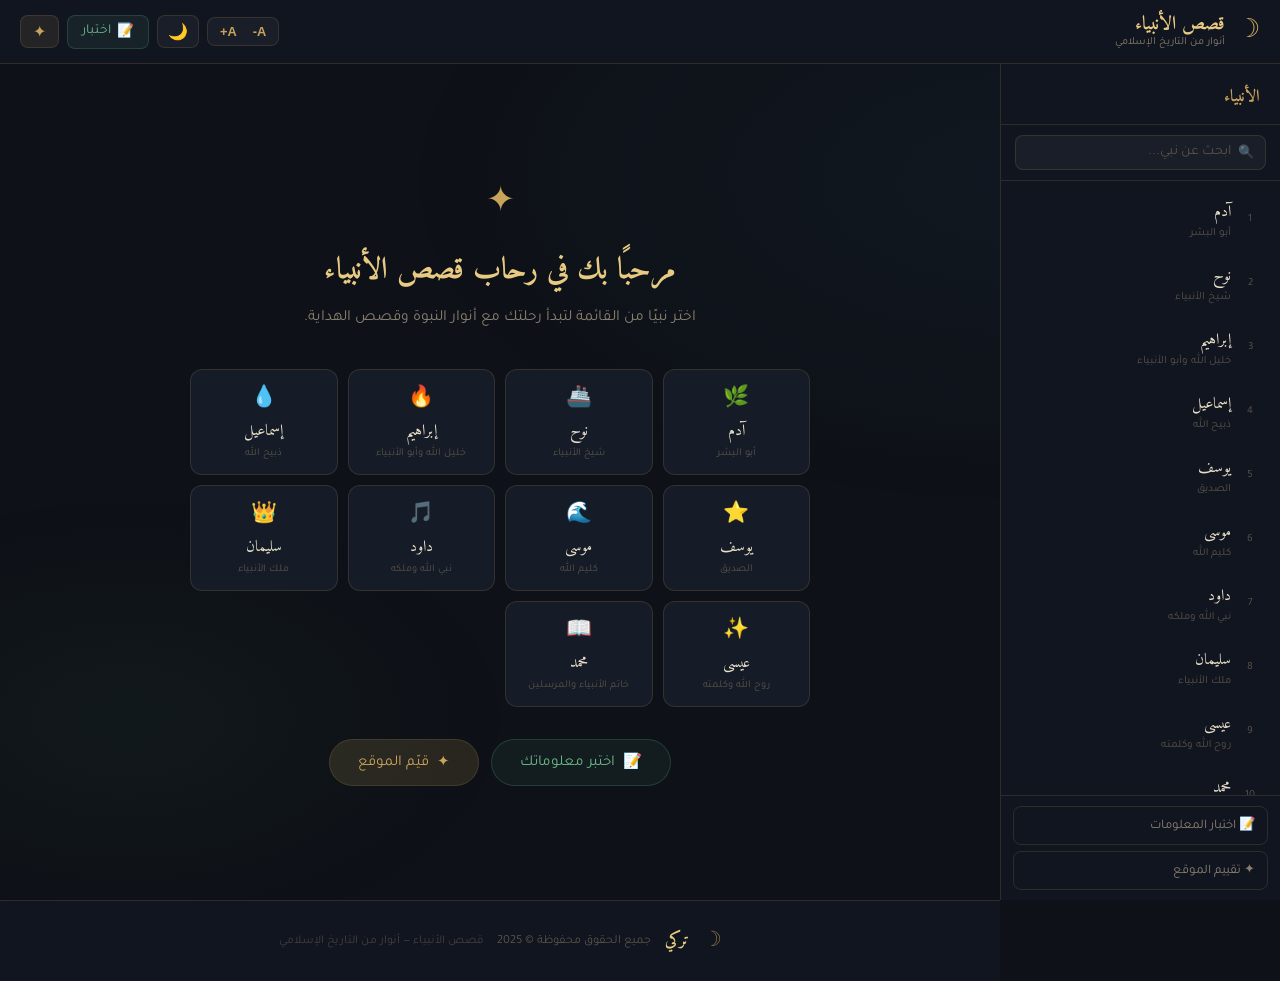
<file: index.html>
<!DOCTYPE html>
<html lang="ar" dir="rtl" data-theme="dark">
<head>
  <meta charset="UTF-8" />
  <meta name="viewport" content="width=device-width, initial-scale=1.0"/>
  <title>قصص الأنبياء</title>
  <link rel="stylesheet" href="style.css" />
  <link href="https://fonts.googleapis.com/css2?family=Amiri:wght@400;700&family=Tajawal:wght@300;400;500;700&display=swap" rel="stylesheet"/>

  <!-- Google Analytics -->
  <script async src="https://www.googletagmanager.com/gtag/js?id=G-T61V9R4XPW"></script>
  <script>
    window.dataLayer = window.dataLayer || [];
    function gtag(){dataLayer.push(arguments);}
    gtag('js', new Date());
    gtag('config', 'G-T61V9R4XPW');
  </script>
</head>
<body>

  <!-- ===== HEADER ===== -->
  <header class="site-header">
    <div class="header-inner">
      <div class="logo">
        <span class="logo-icon">☽</span>
        <div class="logo-text">
          <span class="logo-title">قصص الأنبياء</span>
          <span class="logo-sub">أنوار من التاريخ الإسلامي</span>
        </div>
      </div>
      <div class="header-controls">
        <div class="font-controls" title="حجم الخط">
          <button class="ctrl-btn" id="fontDecBtn">A-</button>
          <button class="ctrl-btn" id="fontIncBtn">A+</button>
        </div>
        <button class="theme-btn" id="themeBtn" aria-label="تغيير الثيم">
          <span class="theme-icon" id="themeIcon">🌙</span>
        </button>
        <button class="quiz-launch-btn" id="quizLaunchBtn">
          <span>📝</span><span class="quiz-btn-label">اختبار</span>
        </button>
        <button class="rating-launch-btn" id="ratingLaunchBtn">✦</button>
        <button class="hamburger" id="hamburgerBtn" aria-label="القائمة">
          <span></span><span></span><span></span>
        </button>
      </div>
    </div>
  </header>

  <div class="progress-bar" id="progressBar"></div>

  <div class="app-layout">
    <div class="sidebar-overlay" id="sidebarOverlay"></div>

    <aside class="sidebar" id="sidebar">
      <div class="sidebar-header"><h2>الأنبياء</h2></div>
      <div class="search-wrap">
        <span class="search-icon">🔍</span>
        <input type="text" id="searchInput" placeholder="ابحث عن نبي..." autocomplete="off"/>
        <button class="clear-btn" id="clearSearch">×</button>
      </div>
      <nav class="prophet-list" id="prophetList"></nav>
      <div class="no-results" id="noResults">لا توجد نتائج</div>
      <div class="sidebar-bottom">
        <button class="sb-link" id="sbQuizBtn">📝 اختبار المعلومات</button>
        <button class="sb-link" id="sbRatingBtn">✦ تقييم الموقع</button>
      </div>
    </aside>

    <main class="main-content" id="mainContent">

      <!-- WELCOME -->
      <div class="welcome-screen" id="welcomeScreen">
        <div class="welcome-ornament">✦</div>
        <h1>مرحبًا بك في رحاب قصص الأنبياء</h1>
        <p>اختر نبيًا من القائمة لتبدأ رحلتك مع أنوار النبوة وقصص الهداية.</p>
        <div class="welcome-grid" id="welcomeGrid"></div>
        <div class="welcome-actions">
          <button class="welcome-action-btn quiz-color" id="welcomeQuizBtn">
            <span>📝</span> اختبر معلوماتك
          </button>
          <button class="welcome-action-btn rating-color" id="welcomeRatingBtn">
            <span>✦</span> قيّم الموقع
          </button>
        </div>
      </div>

      <!-- STORY PANEL -->
      <article class="story-panel" id="storyPanel">
        <button class="back-btn" id="backBtn">
          <span class="back-arrow">→</span><span>العودة للرئيسية</span>
        </button>
        <div class="story-hero">
          <div class="story-meta">
            <span class="story-location" id="storyLocation"></span>
            <span class="story-era" id="storyEra"></span>
          </div>
          <h1 class="story-name" id="storyName"></h1>
          <p class="story-title-badge" id="storyTitle"></p>
        </div>
        <div class="story-divider"><span>✦</span></div>
        <div class="story-body" id="storyBody"></div>
        <div class="lessons-section" id="lessonsSection">
          <div class="lessons-header">
            <span class="lessons-icon">🌿</span>
            <h2>الحكم والدروس المستفادة</h2>
          </div>
          <ul class="lessons-list" id="lessonsList"></ul>
        </div>
        <div class="story-nav">
          <button class="nav-btn" id="prevBtn"><span>→</span><span>السابق</span></button>
          <button class="nav-btn" id="nextBtn"><span>التالي</span><span>←</span></button>
        </div>
        <div class="end-block" id="endBlock">
          <div class="end-ornament">✦ &nbsp; ✦ &nbsp; ✦</div>
          <p class="end-label">وصلتَ إلى نهاية القصة</p>
          <button class="end-top-btn" id="endTopBtn"><span>↑</span> العودة إلى أعلى القصة</button>
        </div>
      </article>

      <!-- QUIZ PANEL -->
      <section class="quiz-panel" id="quizPanel">
        <button class="back-btn" id="quizBackBtn">
          <span class="back-arrow">→</span><span>العودة للرئيسية</span>
        </button>
        <div class="quiz-header">
          <div class="quiz-icon-big">📝</div>
          <h1>اختبار قصص الأنبياء</h1>
          <p>اختبر معلوماتك في القصص والحكم والمواعظ</p>
        </div>

        <!-- Intro -->
        <div class="quiz-intro" id="quizIntro">
          <div class="quiz-info-cards">
            <div class="qi-card"><span class="qi-icon">❓</span><span class="qi-val" id="qTotalCount">15</span><span class="qi-lbl">سؤال</span></div>
            <div class="qi-card"><span class="qi-icon">🏆</span><span class="qi-val">100</span><span class="qi-lbl">نقطة</span></div>
            <div class="qi-card"><span class="qi-icon">📚</span><span class="qi-val">10</span><span class="qi-lbl">أنبياء</span></div>
          </div>
          <div class="quiz-cat-select">
            <p>اختر الفئة:</p>
            <div class="cat-btns" id="catBtns">
              <button class="cat-btn active" data-cat="all">🌟 الكل</button>
              <button class="cat-btn" data-cat="stories">📖 القصص</button>
              <button class="cat-btn" data-cat="lessons">🌿 الحكم</button>
              <button class="cat-btn" data-cat="facts">💡 معلومات عامة</button>
            </div>
          </div>
          <button class="start-quiz-btn" id="startQuizBtn">
            <span>ابدأ الاختبار</span><span class="start-arrow">←</span>
          </button>
        </div>

        <!-- Game -->
        <div class="quiz-game" id="quizGame" style="display:none">
          <div class="quiz-top-bar">
            <div class="q-progress-wrap"><div class="q-progress-fill" id="qProgressFill"></div></div>
            <div class="qtb-row">
              <span class="q-counter"><span id="qCurrent">1</span>/<span id="qTotal">15</span></span>
              <span class="q-score-badge">🏆 <span id="qScore">0</span></span>
            </div>
          </div>
          <div class="quiz-question-wrap">
            <span class="q-category-tag" id="qCatTag"></span>
            <h2 class="q-text" id="qText"></h2>
            <div class="q-options" id="qOptions"></div>
            <div class="q-feedback" id="qFeedback"></div>
            <button class="q-next-btn" id="qNextBtn" style="display:none">التالي ←</button>
          </div>
        </div>

        <!-- Results -->
        <div class="quiz-result" id="quizResult" style="display:none">
          <div class="result-ring-wrap">
            <svg class="result-ring" viewBox="0 0 120 120">
              <circle class="rr-bg" cx="60" cy="60" r="50"/>
              <circle class="rr-fill" id="rrFill" cx="60" cy="60" r="50"/>
            </svg>
            <div class="result-pct-text"><span id="resultPct">0</span><small>%</small></div>
          </div>
          <h2 class="result-title" id="resultTitle"></h2>
          <p class="result-msg" id="resultMsg"></p>
          <div class="result-stats">
            <div class="rs correct"><span id="rsCorrect">0</span><label>صحيح ✓</label></div>
            <div class="rs wrong"><span id="rsWrong">0</span><label>خطأ ✗</label></div>
            <div class="rs total"><span id="rsTotal">0</span><label>الإجمالي</label></div>
          </div>
          <div class="result-actions">
            <button class="retry-btn" id="retryBtn">🔄 إعادة الاختبار</button>
            <button class="home-btn" id="quizHomeBtn">🏠 الرئيسية</button>
          </div>
        </div>
      </section>

      <footer class="site-footer" id="siteFooter">
        <div class="footer-inner">
          <span class="footer-moon">☽</span>
          <div class="footer-text">
            <span class="footer-name">تركي</span>
            <span class="footer-copy">جميع الحقوق محفوظة © 2025</span>
            <span class="footer-tagline">قصص الأنبياء — أنوار من التاريخ الإسلامي</span>
          </div>
        </div>
      </footer>

    </main>
  </div>

  <button class="scroll-top" id="scrollTopBtn">↑</button>

  <!-- ===== RATING MODAL ===== -->
  <div class="modal-backdrop" id="ratingBackdrop">
    <div class="rating-modal" id="ratingModal">
      <button class="modal-close" id="ratingClose">×</button>

      <!-- Step 1: Constellation Rating -->
      <div class="rm-step active" id="rmStep1">
        <div class="rm-header">
          <div class="rm-star-icon">✦</div>
          <h2>شاركنا تجربتك</h2>
          <p>رأيك يضيء طريقنا نحو الأفضل</p>
        </div>
        <p class="rm-label">كيف تقيّم تجربتك مع الموقع؟</p>
        <div class="star-row" id="starRow">
          <button class="s-star" data-val="1">★</button>
          <button class="s-star" data-val="2">★</button>
          <button class="s-star" data-val="3">★</button>
          <button class="s-star" data-val="4">★</button>
          <button class="s-star" data-val="5">★</button>
        </div>
        <div class="star-desc" id="starDesc">اضغط على نجمة لتقييم الموقع</div>
        <button class="rm-next-btn" id="rmNext1" disabled>التالي ←</button>
      </div>

      <!-- Step 2: Aspects -->
      <div class="rm-step" id="rmStep2">
        <p class="rm-label">✅ ما الذي أعجبك؟</p>
        <div class="aspect-grid" id="posAspects">
          <button class="asp-tile" data-val="design">🎨 التصميم</button>
          <button class="asp-tile" data-val="content">📖 المحتوى</button>
          <button class="asp-tile" data-val="speed">⚡ السرعة</button>
          <button class="asp-tile" data-val="quiz">📝 الاختبار</button>
          <button class="asp-tile" data-val="lessons">🌿 الحكم</button>
          <button class="asp-tile" data-val="nav">🧭 سهولة التنقل</button>
          <button class="asp-tile" data-val="mobile">📱 الجوال</button>
          <button class="asp-tile" data-val="fonts">🔤 الخطوط</button>
        </div>
        <p class="rm-label" style="margin-top:18px">🔧 ما الذي يحتاج تحسيناً؟</p>
        <div class="aspect-grid" id="negAspects">
          <button class="asp-tile neg" data-val="more_stories">📚 قصص أكثر</button>
          <button class="asp-tile neg" data-val="audio">🔊 إضافة صوت</button>
          <button class="asp-tile neg" data-val="more_quiz">❓ أسئلة أكثر</button>
          <button class="asp-tile neg" data-val="images">🖼️ إضافة صور</button>
          <button class="asp-tile neg" data-val="share">🔗 مشاركة</button>
          <button class="asp-tile neg" data-val="search">🔍 البحث</button>
        </div>
        <textarea class="rm-textarea" id="rmComment" placeholder="💬 أضف تعليقًا أو اقتراحًا..." rows="3"></textarea>
        <div class="rm-btn-row">
          <button class="rm-back-btn" id="rmBack2">→ رجوع</button>
          <button class="rm-submit-btn" id="rmSubmitBtn">إرسال التقييم ✦</button>
        </div>
      </div>

      <!-- Step 3: Thank you -->
      <div class="rm-step" id="rmStep3">
        <div class="thanks-wrap">
          <div class="thanks-stars" id="thanksStars"></div>
          <h2 class="thanks-title">شكراً جزيلاً! 🌙</h2>
          <p class="thanks-msg">تقييمك وصلنا وسيساعدنا كثيراً في تطوير الموقع</p>
          <div class="thanks-submitted" id="thanksSubmitted"></div>
          <button class="thanks-close-btn" id="thanksCloseBtn">إغلاق</button>
        </div>
      </div>

    </div>
  </div>

  <script src="app.js"></script>
</body>
</html>
</file>
<file: style.css>
/* =============================================
   VARIABLES — DARK THEME (default)
   ============================================= */
:root {
  --bg:          #0e1117;
  --bg-card:     #161c27;
  --bg-sidebar:  #111520;
  --border:      rgba(180,150,90,0.18);
  --gold:        #c8a45a;
  --gold-light:  #e8ca82;
  --gold-dim:    rgba(200,164,90,0.15);
  --text:        #e8dfc8;
  --text-muted:  #8a8070;
  --text-dim:    #5a5248;
  --green:       #4a8c6a;
  --green-light: #6ab88a;
  --radius:      12px;
  --sidebar-w:   280px;
  --header-h:    64px;
  --transition:  0.3s cubic-bezier(.4,0,.2,1);
  --font-body:   'Tajawal', sans-serif;
  --font-serif:  'Amiri', serif;
  --shadow:      0 8px 32px rgba(0,0,0,0.5);
  --story-fs:    1.15rem;
  --correct:     #4a8c6a;
  --wrong:       #a04040;
}

/* LIGHT THEME */
[data-theme="light"] {
  --bg:          #f5f0e8;
  --bg-card:     #ffffff;
  --bg-sidebar:  #ede8de;
  --border:      rgba(150,110,50,0.2);
  --gold:        #9a6e20;
  --gold-light:  #7a5010;
  --gold-dim:    rgba(150,110,50,0.12);
  --text:        #2a200e;
  --text-muted:  #6a5840;
  --text-dim:    #9a8870;
  --green:       #2d6b4a;
  --green-light: #1e5038;
  --shadow:      0 8px 32px rgba(0,0,0,0.12);
}

/* =============================================
   RESET
   ============================================= */
*, *::before, *::after { box-sizing: border-box; margin: 0; padding: 0; }
html { scroll-behavior: smooth; }
body {
  font-family: var(--font-body);
  background: var(--bg);
  color: var(--text);
  min-height: 100vh;
  overflow-x: hidden;
  transition: background 0.4s ease, color 0.4s ease;
}
::-webkit-scrollbar { width: 5px; }
::-webkit-scrollbar-track { background: var(--bg); }
::-webkit-scrollbar-thumb { background: var(--border); border-radius: 3px; }

/* =============================================
   BACKGROUND GRADIENT
   ============================================= */
body::before {
  content: '';
  position: fixed; inset: 0;
  background:
    radial-gradient(ellipse 80% 60% at 80% 20%, rgba(42,74,106,0.12) 0%, transparent 60%),
    radial-gradient(ellipse 60% 50% at 10% 80%, rgba(74,140,106,0.06) 0%, transparent 50%);
  pointer-events: none; z-index: 0;
}
[data-theme="light"] body::before {
  background:
    radial-gradient(ellipse 80% 60% at 80% 20%, rgba(200,164,90,0.06) 0%, transparent 60%),
    radial-gradient(ellipse 60% 50% at 10% 80%, rgba(74,140,106,0.04) 0%, transparent 50%);
}
body > * { position: relative; z-index: 1; }

/* =============================================
   HEADER
   ============================================= */
.site-header {
  position: fixed; top:0; left:0; right:0;
  height: var(--header-h);
  background: var(--bg-sidebar);
  border-bottom: 1px solid var(--border);
  z-index: 100;
  backdrop-filter: blur(12px);
  transition: background 0.4s ease;
}
.header-inner {
  display: flex; align-items: center; justify-content: space-between;
  height: 100%; padding: 0 20px;
  max-width: 1400px; margin: 0 auto;
}
.logo { display: flex; align-items: center; gap: 12px; }
.logo-icon {
  font-size: 26px; color: var(--gold);
  animation: moonGlow 4s ease-in-out infinite;
}
@keyframes moonGlow {
  0%,100% { filter: drop-shadow(0 0 6px rgba(200,164,90,0.4)); }
  50%      { filter: drop-shadow(0 0 14px rgba(200,164,90,0.8)); }
}
.logo-text { display: flex; flex-direction: column; line-height: 1.2; }
.logo-title { font-family: var(--font-serif); font-size: 1.2rem; color: var(--gold-light); font-weight: 700; }
.logo-sub { font-size: 0.68rem; color: var(--text-muted); }

/* Header Controls */
.header-controls { display: flex; align-items: center; gap: 8px; }

.font-controls {
  display: flex; align-items: center; gap: 4px;
  background: rgba(255,255,255,0.04);
  border: 1px solid var(--border);
  border-radius: 8px; padding: 4px 6px;
}
.ctrl-btn {
  background: none; border: none; cursor: pointer;
  color: var(--gold); font-size: 0.8rem; font-weight: 700;
  padding: 2px 6px; border-radius: 5px;
  transition: background var(--transition);
}
.ctrl-btn:hover { background: var(--gold-dim); }

.theme-btn {
  background: rgba(255,255,255,0.04);
  border: 1px solid var(--border);
  border-radius: 8px; padding: 6px 10px;
  cursor: pointer; font-size: 1rem;
  transition: background var(--transition), transform var(--transition);
}
.theme-btn:hover { background: var(--gold-dim); transform: rotate(20deg); }

.quiz-launch-btn {
  display: flex; align-items: center; gap: 6px;
  background: rgba(74,140,106,0.12);
  border: 1px solid rgba(74,140,106,0.3);
  border-radius: 8px; padding: 6px 14px;
  color: var(--green-light); font-family: var(--font-body);
  font-size: 0.85rem; cursor: pointer;
  transition: background var(--transition), border-color var(--transition);
}
.quiz-launch-btn:hover { background: rgba(74,140,106,0.22); border-color: var(--green-light); }
.quiz-btn-label { display: none; }
@media (min-width: 600px) { .quiz-btn-label { display: inline; } }

.rating-launch-btn {
  background: rgba(200,164,90,0.1);
  border: 1px solid var(--border);
  border-radius: 8px; padding: 6px 12px;
  color: var(--gold); font-size: 1rem; cursor: pointer;
  transition: background var(--transition), transform var(--transition);
  animation: pulse 3s ease-in-out infinite;
}
.rating-launch-btn:hover { background: var(--gold-dim); transform: scale(1.1); }
@keyframes pulse { 0%,100%{opacity:.7;} 50%{opacity:1;} }

.hamburger { display: none; flex-direction: column; gap: 5px; background: none; border: none; cursor: pointer; padding: 6px; }
.hamburger span { display: block; width: 22px; height: 2px; background: var(--gold); border-radius: 2px; transition: var(--transition); }

/* =============================================
   PROGRESS BAR
   ============================================= */
.progress-bar {
  position: fixed; top: var(--header-h); left: 0; right: 0;
  height: 3px; z-index: 200; width: 0%;
  background: linear-gradient(90deg, var(--gold), var(--green-light));
  opacity: 0; transition: width 0.15s ease, opacity 0.3s ease;
}
.progress-bar.active { opacity: 1; }

/* =============================================
   LAYOUT
   ============================================= */
.app-layout { display: flex; margin-top: var(--header-h); min-height: calc(100vh - var(--header-h)); }

/* =============================================
   SIDEBAR
   ============================================= */
.sidebar {
  width: var(--sidebar-w); min-width: var(--sidebar-w);
  background: var(--bg-sidebar);
  border-left: 1px solid var(--border);
  display: flex; flex-direction: column;
  position: sticky; top: var(--header-h);
  height: calc(100vh - var(--header-h));
  overflow: hidden; z-index: 90;
  transition: transform var(--transition), background 0.4s ease;
}
.sidebar-header { padding: 18px 20px 12px; border-bottom: 1px solid var(--border); }
.sidebar-header h2 { font-family: var(--font-serif); font-size: 1.05rem; color: var(--gold); }
.search-wrap { position: relative; padding: 10px 14px; border-bottom: 1px solid var(--border); }
.search-icon { position: absolute; right: 26px; top: 50%; transform: translateY(-50%); font-size: 13px; opacity: .5; }
#searchInput {
  width: 100%; background: rgba(255,255,255,0.04);
  border: 1px solid var(--border); border-radius: 8px;
  padding: 8px 34px 8px 32px; color: var(--text);
  font-family: var(--font-body); font-size: 0.88rem; outline: none;
  transition: border-color var(--transition), background var(--transition);
  text-align: right;
}
#searchInput:focus { border-color: var(--gold); background: rgba(200,164,90,0.04); }
#searchInput::placeholder { color: var(--text-dim); }
.clear-btn {
  position: absolute; left: 26px; top: 50%; transform: translateY(-50%);
  background: none; border: none; color: var(--text-muted);
  font-size: 17px; cursor: pointer; opacity: 0;
  transition: opacity var(--transition);
}
.clear-btn.visible { opacity: 1; }
.prophet-list { flex: 1; overflow-y: auto; padding: 6px 0; }
.prophet-item {
  display: flex; align-items: center; gap: 10px;
  padding: 11px 18px; cursor: pointer;
  border-right: 3px solid transparent;
  transition: background var(--transition), border-color var(--transition);
}
.prophet-item:hover { background: var(--gold-dim); }
.prophet-item.active { background: rgba(200,164,90,0.1); border-right-color: var(--gold); }
.prophet-number { font-size: 0.68rem; color: var(--text-dim); min-width: 18px; text-align: center; }
.prophet-info { display: flex; flex-direction: column; gap: 1px; }
.prophet-name { font-family: var(--font-serif); font-size: 0.98rem; color: var(--text); transition: color var(--transition); }
.prophet-item.active .prophet-name, .prophet-item:hover .prophet-name { color: var(--gold-light); }
.prophet-sub { font-size: 0.7rem; color: var(--text-dim); }
.no-results { display: none; padding: 20px; text-align: center; color: var(--text-dim); font-size: 0.83rem; }
.no-results.visible { display: block; }
.sidebar-bottom {
  padding: 10px 12px; border-top: 1px solid var(--border);
  display: flex; flex-direction: column; gap: 6px;
}
.sb-link {
  background: none; border: 1px solid var(--border); border-radius: 8px;
  padding: 9px 12px; color: var(--text-muted); font-family: var(--font-body);
  font-size: 0.82rem; cursor: pointer; text-align: right;
  transition: background var(--transition), color var(--transition);
}
.sb-link:hover { background: var(--gold-dim); color: var(--text); }
.sidebar-overlay { display: none; position: fixed; inset: 0; background: rgba(0,0,0,0.6); z-index: 80; backdrop-filter: blur(2px); }

/* =============================================
   MAIN CONTENT
   ============================================= */
.main-content {
  flex: 1; min-height: calc(100vh - var(--header-h));
  overflow-y: auto; position: relative;
}

/* =============================================
   WELCOME SCREEN
   ============================================= */
.welcome-screen {
  display: flex; flex-direction: column; align-items: center;
  justify-content: center; min-height: calc(100vh - var(--header-h));
  padding: 40px 32px; text-align: center;
  animation: fadeUp 0.6s ease both;
}
.welcome-ornament { font-size: 2.2rem; color: var(--gold); margin-bottom: 20px; animation: pulse 3s ease-in-out infinite; }
.welcome-screen h1 { font-family: var(--font-serif); font-size: clamp(1.3rem,3vw,1.9rem); color: var(--gold-light); margin-bottom: 12px; line-height: 1.5; }
.welcome-screen > p { font-size: 0.97rem; color: var(--text-muted); max-width: 440px; line-height: 1.8; margin-bottom: 36px; }
.welcome-grid {
  display: grid; grid-template-columns: repeat(auto-fill, minmax(130px,1fr));
  gap: 10px; width: 100%; max-width: 620px; margin-bottom: 32px;
}
.quick-card {
  background: var(--bg-card); border: 1px solid var(--border); border-radius: var(--radius);
  padding: 14px 10px; cursor: pointer; text-align: center;
  transition: background var(--transition), border-color var(--transition), transform var(--transition);
  animation: fadeUp 0.5s ease both;
}
.quick-card:hover { background: rgba(200,164,90,0.07); border-color: var(--gold); transform: translateY(-3px); }
.quick-card-icon { font-size: 1.3rem; margin-bottom: 5px; }
.quick-card-name { font-family: var(--font-serif); font-size: 0.98rem; color: var(--text); }
.quick-card-title { font-size: 0.66rem; color: var(--text-dim); margin-top: 2px; }
.welcome-actions { display: flex; gap: 12px; flex-wrap: wrap; justify-content: center; }
.welcome-action-btn {
  display: flex; align-items: center; gap: 8px;
  padding: 12px 28px; border-radius: 100px;
  font-family: var(--font-body); font-size: 0.95rem;
  cursor: pointer; border: 1px solid; transition: all var(--transition);
}
.quiz-color { background: rgba(74,140,106,0.1); border-color: rgba(74,140,106,0.3); color: var(--green-light); }
.quiz-color:hover { background: rgba(74,140,106,0.2); transform: translateY(-2px); }
.rating-color { background: var(--gold-dim); border-color: var(--border); color: var(--gold); }
.rating-color:hover { background: rgba(200,164,90,0.2); transform: translateY(-2px); }

@keyframes fadeUp { from{opacity:0;transform:translateY(18px);} to{opacity:1;transform:translateY(0);} }

/* =============================================
   STORY PANEL
   ============================================= */
.story-panel {
  display: none; padding: 44px 52px 72px;
  max-width: 840px; margin: 0 auto;
  animation: fadeUp 0.5s ease both;
}
.story-panel.visible { display: block; }
.back-btn {
  display: inline-flex; align-items: center; gap: 8px;
  background: rgba(200,164,90,0.07); border: 1px solid var(--border);
  border-radius: 100px; color: var(--gold);
  font-family: var(--font-body); font-size: 0.86rem;
  padding: 7px 16px; cursor: pointer; margin-bottom: 26px;
  transition: background var(--transition), border-color var(--transition), transform var(--transition);
}
.back-btn:hover { background: rgba(200,164,90,0.16); border-color: var(--gold); transform: translateX(4px); }
.back-arrow { transition: transform var(--transition); }
.back-btn:hover .back-arrow { transform: translateX(3px); }
.story-meta { display: flex; gap: 12px; margin-bottom: 10px; flex-wrap: wrap; }
.story-location, .story-era {
  font-size: 0.76rem; color: var(--text-dim);
  padding: 3px 10px; background: rgba(255,255,255,0.03);
  border: 1px solid var(--border); border-radius: 100px;
}
.story-location::before { content: "📍 "; }
.story-era::before { content: "🕰️ "; }
.story-name { font-family: var(--font-serif); font-size: clamp(2rem,5vw,3.2rem); color: var(--gold-light); line-height: 1.2; margin-bottom: 8px; }
.story-title-badge {
  display: inline-block; font-family: var(--font-serif); font-size: 0.95rem;
  color: var(--green-light); padding: 4px 16px;
  border: 1px solid rgba(74,140,106,0.3); border-radius: 100px;
  background: rgba(74,140,106,0.07);
}
.story-divider {
  display: flex; align-items: center; gap: 10px;
  margin: 24px 0; color: var(--gold); opacity: 0.35;
}
.story-divider::before,.story-divider::after { content:''; flex:1; height:1px; background: linear-gradient(90deg, transparent, var(--gold), transparent); }
.story-body { font-family: var(--font-serif); font-size: var(--story-fs); line-height: 2.1; color: var(--text); }
.story-body p { margin-bottom: 1.5em; text-align: justify; text-indent: 1.5em; }
.story-body p:first-child::first-letter {
  float: right; font-size: 3.2rem; line-height: 0.85;
  color: var(--gold); font-family: var(--font-serif);
  margin-left: 8px; margin-bottom: 4px;
}

/* Lessons */
.lessons-section {
  margin-top: 48px; padding: 28px 32px;
  background: linear-gradient(135deg, rgba(74,140,106,0.06) 0%, rgba(42,74,106,0.06) 100%);
  border: 1px solid rgba(74,140,106,0.18); border-radius: 14px; position: relative;
}
.lessons-header { display: flex; align-items: center; gap: 10px; margin-bottom: 20px; padding-bottom: 14px; border-bottom: 1px solid rgba(74,140,106,0.18); }
.lessons-icon { font-size: 1.3rem; }
.lessons-header h2 { font-family: var(--font-serif); font-size: 1.2rem; color: var(--green-light); }
.lessons-list { list-style: none; display: flex; flex-direction: column; gap: 10px; }
.lesson-item {
  display: flex; align-items: flex-start; gap: 12px;
  padding: 12px 14px; background: rgba(255,255,255,0.02);
  border-radius: 9px; border-right: 3px solid rgba(74,140,106,0.3);
  font-family: var(--font-serif); font-size: var(--story-fs);
  line-height: 1.75; color: var(--text);
  transition: background var(--transition), border-color var(--transition);
  animation: fadeUp 0.4s ease both;
}
.lesson-item:hover { background: rgba(74,140,106,0.06); border-right-color: var(--green-light); }
.lesson-num {
  min-width: 26px; height: 26px;
  background: rgba(74,140,106,0.13); border: 1px solid rgba(74,140,106,0.28);
  border-radius: 50%; display: flex; align-items: center; justify-content: center;
  font-size: 0.75rem; color: var(--green-light); flex-shrink: 0; margin-top: 2px;
}

/* Nav */
.story-nav { display: flex; gap: 10px; margin-top: 36px; justify-content: space-between; }
.nav-btn {
  display: flex; align-items: center; gap: 7px;
  background: var(--bg-card); border: 1px solid var(--border);
  border-radius: 9px; color: var(--text-muted);
  font-family: var(--font-body); font-size: 0.87rem;
  padding: 9px 18px; cursor: pointer;
  transition: all var(--transition);
}
.nav-btn:hover { background: var(--gold-dim); border-color: var(--gold); color: var(--gold-light); }
.nav-btn:disabled { opacity: 0.3; cursor: not-allowed; }

/* End block */
.end-block {
  margin-top: 52px; padding: 36px 18px; text-align: center;
  border-top: 1px solid var(--border);
  display: flex; flex-direction: column; align-items: center; gap: 14px;
  opacity: 0; transform: translateY(18px);
  transition: opacity 0.6s ease, transform 0.6s ease;
}
.end-block.visible { opacity: 1; transform: translateY(0); }
.end-ornament { font-size: 1rem; color: var(--gold); opacity: .4; letter-spacing: 6px; }
.end-label { font-family: var(--font-serif); font-size: .95rem; color: var(--text-muted); }
.end-top-btn {
  display: inline-flex; align-items: center; gap: 9px;
  background: var(--bg-card); border: 1px solid var(--border);
  border-radius: 100px; color: var(--gold);
  font-family: var(--font-body); font-size: .9rem;
  padding: 11px 26px; cursor: pointer;
  transition: all var(--transition);
}
.end-top-btn:hover { background: var(--gold-dim); border-color: var(--gold); transform: translateY(-3px); }

/* =============================================
   QUIZ PANEL
   ============================================= */
.quiz-panel {
  display: none; padding: 44px 52px 72px;
  max-width: 780px; margin: 0 auto;
  animation: fadeUp 0.5s ease both;
}
.quiz-panel.visible { display: block; }

.quiz-header { text-align: center; margin-bottom: 36px; }
.quiz-icon-big { font-size: 3rem; margin-bottom: 12px; }
.quiz-header h1 { font-family: var(--font-serif); font-size: clamp(1.5rem,3vw,2.2rem); color: var(--gold-light); margin-bottom: 8px; }
.quiz-header p { color: var(--text-muted); font-size: 0.95rem; }

/* Intro */
.quiz-intro { display: flex; flex-direction: column; align-items: center; gap: 28px; }
.quiz-info-cards { display: flex; gap: 16px; flex-wrap: wrap; justify-content: center; }
.qi-card {
  background: var(--bg-card); border: 1px solid var(--border);
  border-radius: 12px; padding: 18px 28px;
  display: flex; flex-direction: column; align-items: center; gap: 4px;
  min-width: 100px;
}
.qi-icon { font-size: 1.4rem; }
.qi-val { font-family: var(--font-serif); font-size: 1.6rem; color: var(--gold-light); font-weight: 700; }
.qi-lbl { font-size: 0.78rem; color: var(--text-muted); }

.quiz-cat-select { text-align: center; }
.quiz-cat-select p { color: var(--text-muted); font-size: 0.88rem; margin-bottom: 10px; }
.cat-btns { display: flex; gap: 8px; flex-wrap: wrap; justify-content: center; }
.cat-btn {
  background: var(--bg-card); border: 1px solid var(--border);
  border-radius: 100px; padding: 7px 18px;
  color: var(--text-muted); font-family: var(--font-body);
  font-size: 0.85rem; cursor: pointer;
  transition: all var(--transition);
}
.cat-btn:hover, .cat-btn.active {
  background: rgba(74,140,106,0.12); border-color: var(--green-light);
  color: var(--green-light);
}

.start-quiz-btn {
  display: flex; align-items: center; gap: 10px;
  background: linear-gradient(135deg, rgba(74,140,106,0.2), rgba(42,74,106,0.2));
  border: 1px solid rgba(74,140,106,0.4); border-radius: 100px;
  color: var(--green-light); font-family: var(--font-body);
  font-size: 1.05rem; padding: 14px 40px; cursor: pointer;
  transition: all var(--transition);
}
.start-quiz-btn:hover { background: linear-gradient(135deg, rgba(74,140,106,0.3), rgba(42,74,106,0.3)); transform: translateY(-2px); box-shadow: 0 6px 20px rgba(74,140,106,0.2); }
.start-arrow { font-size: 1.1rem; }

/* Game */
.quiz-game { display: flex; flex-direction: column; gap: 20px; }
.quiz-top-bar {
  background: var(--bg-card); border: 1px solid var(--border);
  border-radius: 12px; padding: 14px 18px;
  display: flex; flex-direction: column; gap: 10px;
}
.q-progress-wrap { height: 6px; background: rgba(255,255,255,0.06); border-radius: 3px; overflow: hidden; }
.q-progress-fill { height: 100%; background: linear-gradient(90deg, var(--gold), var(--green-light)); border-radius: 3px; transition: width 0.4s ease; width: 0%; }
.qtb-row { display: flex; justify-content: space-between; align-items: center; }
.q-counter { font-size: 0.85rem; color: var(--text-muted); }
.q-score-badge { font-size: 0.9rem; color: var(--gold); font-family: var(--font-serif); }

.quiz-question-wrap {
  background: var(--bg-card); border: 1px solid var(--border);
  border-radius: 14px; padding: 28px 32px;
  display: flex; flex-direction: column; gap: 18px;
}
.q-category-tag {
  display: inline-block; font-size: 0.75rem; padding: 3px 12px;
  background: var(--gold-dim); border: 1px solid var(--border);
  border-radius: 100px; color: var(--gold); align-self: flex-start;
}
.q-text { font-family: var(--font-serif); font-size: 1.15rem; color: var(--text); line-height: 1.7; }
.q-options { display: flex; flex-direction: column; gap: 10px; }
.q-option {
  background: rgba(255,255,255,0.03); border: 1px solid var(--border);
  border-radius: 10px; padding: 13px 18px;
  color: var(--text); font-family: var(--font-serif); font-size: 1rem;
  cursor: pointer; text-align: right; transition: all var(--transition);
  display: flex; align-items: center; gap: 10px;
}
.q-option:hover:not(:disabled) { background: var(--gold-dim); border-color: var(--gold); }
.q-option.correct { background: rgba(74,140,106,0.15)!important; border-color: var(--green)!important; color: var(--green-light)!important; }
.q-option.wrong   { background: rgba(160,64,64,0.15)!important; border-color: #a04040!important; color: #e08080!important; }
.q-option:disabled { cursor: default; }
.opt-letter {
  min-width: 28px; height: 28px; border-radius: 50%;
  background: rgba(255,255,255,0.05); border: 1px solid var(--border);
  display: flex; align-items: center; justify-content: center;
  font-size: 0.78rem; color: var(--text-muted); flex-shrink: 0;
}
.q-option.correct .opt-letter { background: rgba(74,140,106,0.3); border-color: var(--green); color: var(--green-light); }
.q-option.wrong   .opt-letter { background: rgba(160,64,64,0.3);   border-color: #a04040;       color: #e08080; }

.q-feedback {
  padding: 12px 16px; border-radius: 9px; font-family: var(--font-serif);
  font-size: 0.95rem; line-height: 1.6; display: none;
}
.q-feedback.show { display: block; animation: fadeUp 0.3s ease both; }
.q-feedback.correct-fb { background: rgba(74,140,106,0.1); border: 1px solid rgba(74,140,106,0.25); color: var(--green-light); }
.q-feedback.wrong-fb   { background: rgba(160,64,64,0.1);  border: 1px solid rgba(160,64,64,0.25);  color: #e08080; }

.q-next-btn {
  align-self: flex-start; background: var(--gold-dim);
  border: 1px solid var(--gold); border-radius: 100px;
  color: var(--gold); font-family: var(--font-body); font-size: 0.9rem;
  padding: 9px 24px; cursor: pointer; transition: all var(--transition);
}
.q-next-btn:hover { background: rgba(200,164,90,0.25); transform: translateX(-3px); }

/* Results */
.quiz-result { display: flex; flex-direction: column; align-items: center; gap: 22px; padding: 20px 0; animation: fadeUp 0.5s ease; }
.result-ring-wrap { position: relative; width: 140px; height: 140px; }
.result-ring { width: 140px; height: 140px; transform: rotate(-90deg); }
.rr-bg { fill: none; stroke: rgba(255,255,255,0.06); stroke-width: 8; }
.rr-fill { fill: none; stroke: var(--gold); stroke-width: 8; stroke-linecap: round; stroke-dasharray: 314; stroke-dashoffset: 314; transition: stroke-dashoffset 1.2s ease; }
.result-pct-text {
  position: absolute; inset: 0; display: flex; align-items: center; justify-content: center;
  font-family: var(--font-serif); font-size: 2rem; color: var(--gold-light); font-weight: 700;
}
.result-pct-text small { font-size: 1rem; margin-top: 6px; }
.result-title { font-family: var(--font-serif); font-size: 1.5rem; color: var(--gold-light); text-align: center; }
.result-msg { color: var(--text-muted); font-size: 0.95rem; text-align: center; max-width: 400px; line-height: 1.7; }
.result-stats { display: flex; gap: 16px; flex-wrap: wrap; justify-content: center; }
.rs {
  background: var(--bg-card); border: 1px solid var(--border);
  border-radius: 12px; padding: 16px 24px;
  display: flex; flex-direction: column; align-items: center; gap: 4px; min-width: 90px;
}
.rs span { font-family: var(--font-serif); font-size: 1.8rem; font-weight: 700; }
.rs label { font-size: 0.78rem; color: var(--text-muted); }
.rs.correct span { color: var(--green-light); }
.rs.wrong span { color: #e08080; }
.rs.total span { color: var(--gold-light); }
.result-actions { display: flex; gap: 12px; flex-wrap: wrap; justify-content: center; }
.retry-btn {
  background: rgba(74,140,106,0.12); border: 1px solid rgba(74,140,106,0.3);
  border-radius: 100px; color: var(--green-light);
  font-family: var(--font-body); font-size: 0.95rem;
  padding: 11px 28px; cursor: pointer; transition: all var(--transition);
}
.retry-btn:hover { background: rgba(74,140,106,0.22); transform: translateY(-2px); }
.home-btn {
  background: var(--bg-card); border: 1px solid var(--border);
  border-radius: 100px; color: var(--text-muted);
  font-family: var(--font-body); font-size: 0.95rem;
  padding: 11px 28px; cursor: pointer; transition: all var(--transition);
}
.home-btn:hover { background: var(--gold-dim); color: var(--gold); }

/* =============================================
   SCROLL TO TOP
   ============================================= */
.scroll-top {
  position: fixed; bottom: 26px; left: 26px;
  width: 42px; height: 42px;
  background: var(--bg-card); border: 1px solid var(--border);
  border-radius: 50%; color: var(--gold); font-size: 1.05rem;
  cursor: pointer; opacity: 0; pointer-events: none;
  transition: opacity var(--transition), transform var(--transition);
  z-index: 50;
}
.scroll-top.visible { opacity: 1; pointer-events: auto; }
.scroll-top:hover { background: var(--gold-dim); transform: translateY(-3px); }

/* =============================================
   FOOTER
   ============================================= */
.site-footer {
  width: 100%; padding: 26px 40px;
  border-top: 1px solid var(--border);
  background: var(--bg-sidebar);
  transition: background 0.4s ease;
}
.footer-inner { display: flex; align-items: center; justify-content: center; gap: 14px; max-width: 840px; margin: 0 auto; }
.footer-moon { font-size: 1.3rem; color: var(--gold); opacity: .6; }
.footer-text { display: flex; flex-wrap: wrap; align-items: center; gap: 6px 14px; justify-content: center; }
.footer-name { font-family: var(--font-serif); font-size: 1rem; color: var(--gold-light); font-weight: 700; }
.footer-copy { font-size: 0.78rem; color: var(--text-dim); }
.footer-tagline { font-size: 0.75rem; color: var(--text-dim); opacity: .7; }

/* =============================================
   RATING MODAL
   ============================================= */
.modal-backdrop {
  display: none; position: fixed; inset: 0;
  background: rgba(0,0,0,0.7); z-index: 500;
  align-items: center; justify-content: center;
  backdrop-filter: blur(6px);
  animation: none;
}
.modal-backdrop.open { display: flex; animation: fadeIn 0.3s ease; }
@keyframes fadeIn { from{opacity:0;} to{opacity:1;} }

.rating-modal {
  background: var(--bg-card); border: 1px solid var(--border);
  border-radius: 20px; padding: 36px 32px;
  width: 90%; max-width: 500px; position: relative;
  max-height: 90vh; overflow-y: auto;
  animation: slideUp 0.35s ease;
  transition: background 0.4s ease;
}
@keyframes slideUp { from{opacity:0;transform:translateY(30px);} to{opacity:1;transform:translateY(0);} }

.modal-close {
  position: absolute; top: 14px; left: 16px;
  background: none; border: none; color: var(--text-muted);
  font-size: 1.4rem; cursor: pointer; line-height: 1;
  transition: color var(--transition);
}
.modal-close:hover { color: var(--text); }

.rm-step { display: none; flex-direction: column; gap: 20px; }
.rm-step.active { display: flex; animation: fadeUp 0.35s ease; }

.rm-header { text-align: center; }
.rm-star-icon { font-size: 2.5rem; color: var(--gold); margin-bottom: 8px; animation: pulse 2s ease-in-out infinite; }
.rm-header h2 { font-family: var(--font-serif); font-size: 1.5rem; color: var(--gold-light); margin-bottom: 6px; }
.rm-header p { color: var(--text-muted); font-size: 0.88rem; }
.rm-label { font-family: var(--font-serif); font-size: 1rem; color: var(--text-muted); }

/* Stars */
.star-row { display: flex; justify-content: center; gap: 10px; direction: ltr; }
.s-star {
  background: none; border: none; cursor: pointer;
  font-size: 2.6rem; color: rgba(255,255,255,0.12);
  transition: color 0.2s ease, transform 0.2s ease;
  line-height: 1;
}
.s-star.lit { color: var(--gold); }
.s-star:hover { transform: scale(1.2); }
.star-desc {
  text-align: center; font-family: var(--font-serif);
  font-size: 1rem; color: var(--text-muted); min-height: 24px;
  transition: color 0.2s ease;
}

.rm-next-btn {
  background: var(--gold-dim); border: 1px solid var(--gold);
  border-radius: 100px; color: var(--gold);
  font-family: var(--font-body); font-size: 0.9rem;
  padding: 10px 28px; cursor: pointer; align-self: center;
  transition: all var(--transition);
}
.rm-next-btn:hover:not(:disabled) { background: rgba(200,164,90,0.25); }
.rm-next-btn:disabled { opacity: 0.3; cursor: not-allowed; }

/* Aspect grid */
.aspect-grid { display: flex; flex-wrap: wrap; gap: 8px; }
.asp-tile {
  background: rgba(255,255,255,0.04); border: 1px solid var(--border);
  border-radius: 8px; padding: 7px 14px;
  color: var(--text-muted); font-family: var(--font-body); font-size: 0.82rem;
  cursor: pointer; transition: all var(--transition);
}
.asp-tile:hover { background: var(--gold-dim); border-color: var(--gold); color: var(--gold); }
.asp-tile.selected { background: rgba(74,140,106,0.15); border-color: var(--green); color: var(--green-light); }
.asp-tile.neg.selected { background: rgba(160,64,64,0.12); border-color: #a04040; color: #e08080; }

.rm-textarea {
  width: 100%; background: rgba(255,255,255,0.03);
  border: 1px solid var(--border); border-radius: 10px;
  padding: 12px 14px; color: var(--text);
  font-family: var(--font-body); font-size: 0.88rem;
  resize: vertical; outline: none;
  transition: border-color var(--transition);
}
.rm-textarea:focus { border-color: var(--gold); }
.rm-textarea::placeholder { color: var(--text-dim); }

.rm-btn-row { display: flex; gap: 10px; justify-content: space-between; align-items: center; }
.rm-back-btn {
  background: none; border: 1px solid var(--border);
  border-radius: 100px; color: var(--text-muted);
  font-family: var(--font-body); font-size: 0.85rem;
  padding: 9px 20px; cursor: pointer; transition: all var(--transition);
}
.rm-back-btn:hover { background: var(--gold-dim); color: var(--text); }
.rm-submit-btn {
  background: linear-gradient(135deg, rgba(200,164,90,0.2), rgba(74,140,106,0.2));
  border: 1px solid var(--gold); border-radius: 100px;
  color: var(--gold-light); font-family: var(--font-body); font-size: 0.95rem;
  padding: 11px 30px; cursor: pointer; transition: all var(--transition);
}
.rm-submit-btn:hover { background: linear-gradient(135deg, rgba(200,164,90,0.3), rgba(74,140,106,0.3)); transform: translateY(-2px); box-shadow: 0 6px 20px rgba(200,164,90,0.2); }

/* Thanks */
.thanks-wrap { display: flex; flex-direction: column; align-items: center; gap: 16px; padding: 10px 0; }
.thanks-stars { font-size: 2rem; color: var(--gold); letter-spacing: 6px; animation: pulse 2s infinite; }
.thanks-title { font-family: var(--font-serif); font-size: 1.5rem; color: var(--gold-light); text-align: center; }
.thanks-msg { color: var(--text-muted); font-size: 0.9rem; text-align: center; line-height: 1.7; }
.thanks-submitted {
  background: rgba(255,255,255,0.03); border: 1px solid var(--border);
  border-radius: 10px; padding: 14px 20px;
  font-size: 0.85rem; color: var(--text-muted); line-height: 1.8;
  width: 100%; text-align: center;
}
.thanks-close-btn {
  background: var(--gold-dim); border: 1px solid var(--gold);
  border-radius: 100px; color: var(--gold);
  font-family: var(--font-body); font-size: 0.9rem;
  padding: 10px 28px; cursor: pointer; transition: all var(--transition);
}
.thanks-close-btn:hover { background: rgba(200,164,90,0.25); }

/* Search highlight */
.highlight { background: rgba(200,164,90,0.22); color: var(--gold-light); border-radius: 2px; padding: 0 1px; }

/* =============================================
   RESPONSIVE
   ============================================= */
@media (max-width: 900px) {
  .story-panel, .quiz-panel { padding: 32px 24px 56px; }
}
@media (max-width: 700px) {
  .hamburger { display: flex; }
  .sidebar {
    position: fixed; top: var(--header-h); right: 0;
    height: calc(100vh - var(--header-h));
    transform: translateX(100%); box-shadow: var(--shadow);
  }
  .sidebar.open { transform: translateX(0); }
  .sidebar-overlay.open { display: block; }
  .story-panel, .quiz-panel { padding: 20px 16px 50px; }
  .story-name { font-size: 1.8rem; }
  .story-body { font-size: 1rem; }
  .lessons-section { padding: 18px 14px; }
  .site-footer { padding: 18px 16px; }
  .footer-tagline { display: none; }
  .rating-modal { padding: 28px 20px; }
  .quiz-question-wrap { padding: 20px 18px; }
}
@media (max-width: 420px) {
  .welcome-grid { grid-template-columns: repeat(2, 1fr); }
  .result-stats { gap: 10px; }
}
</file>
